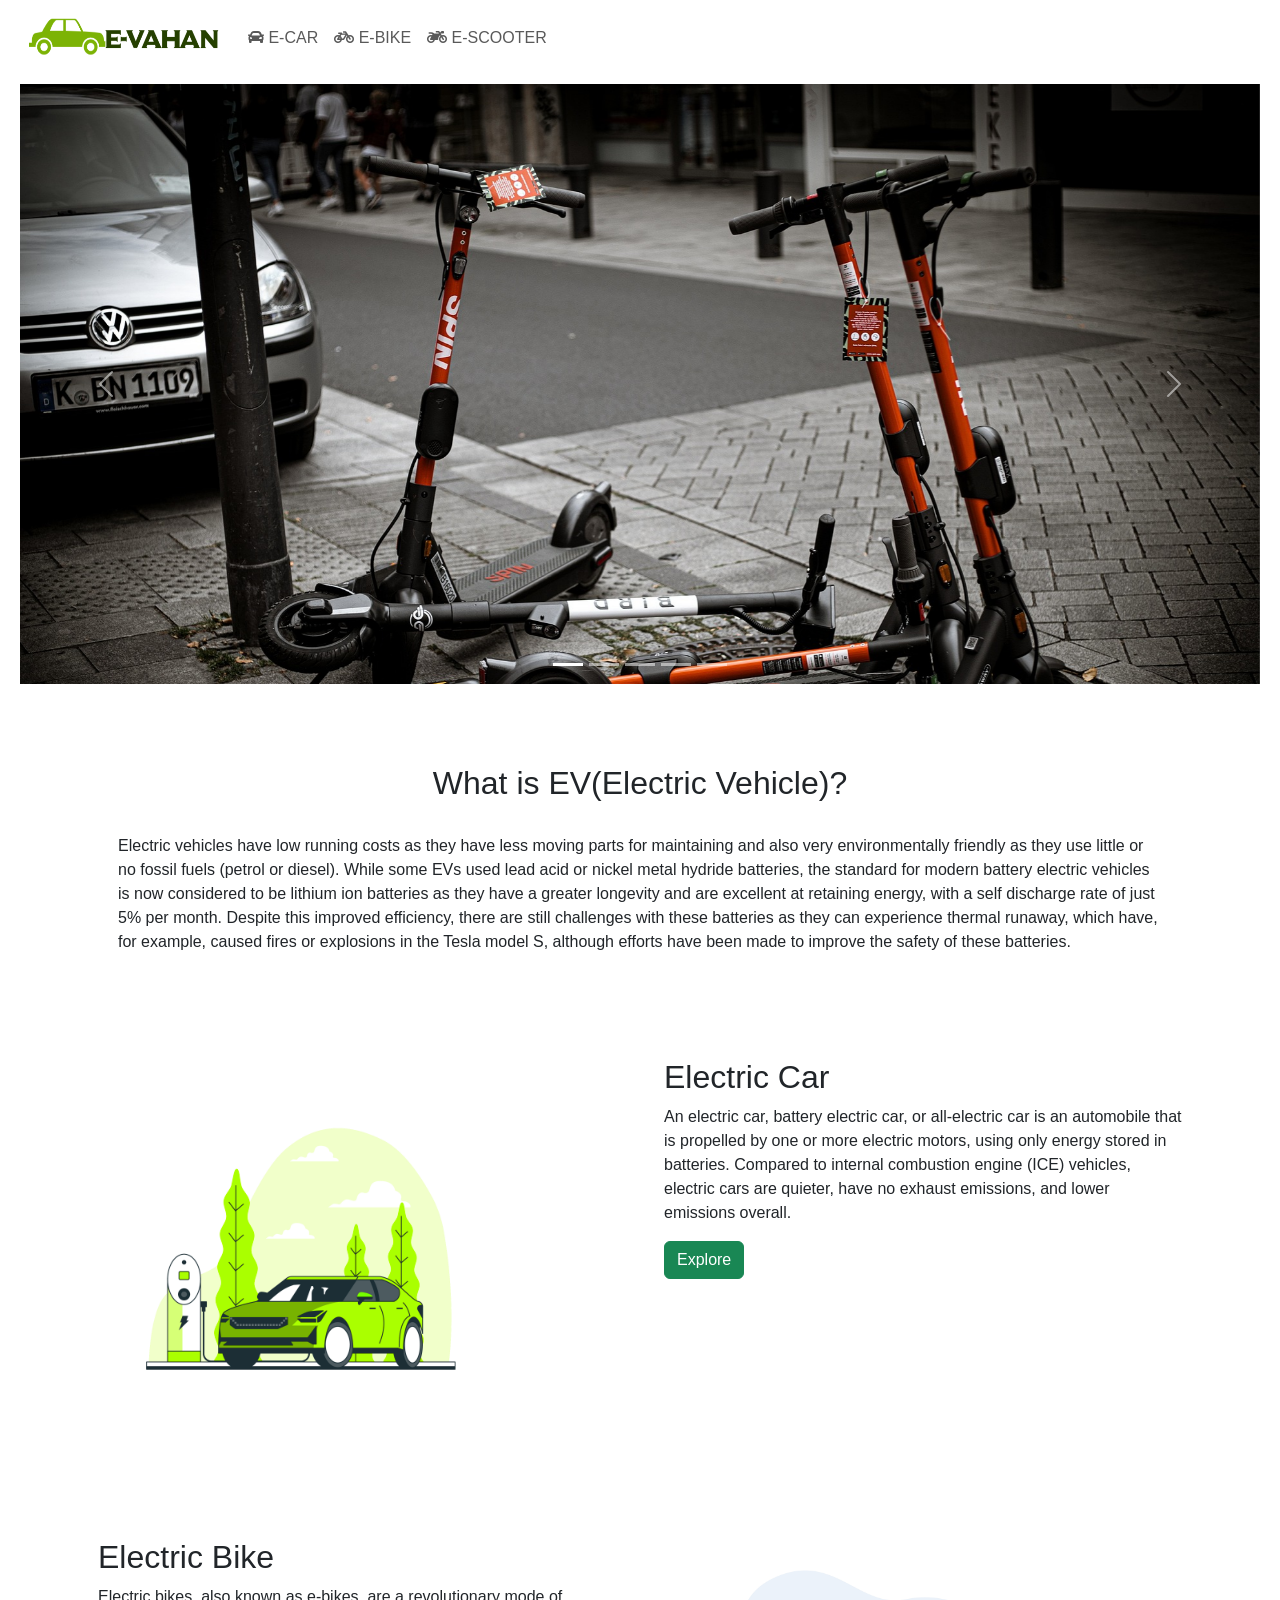
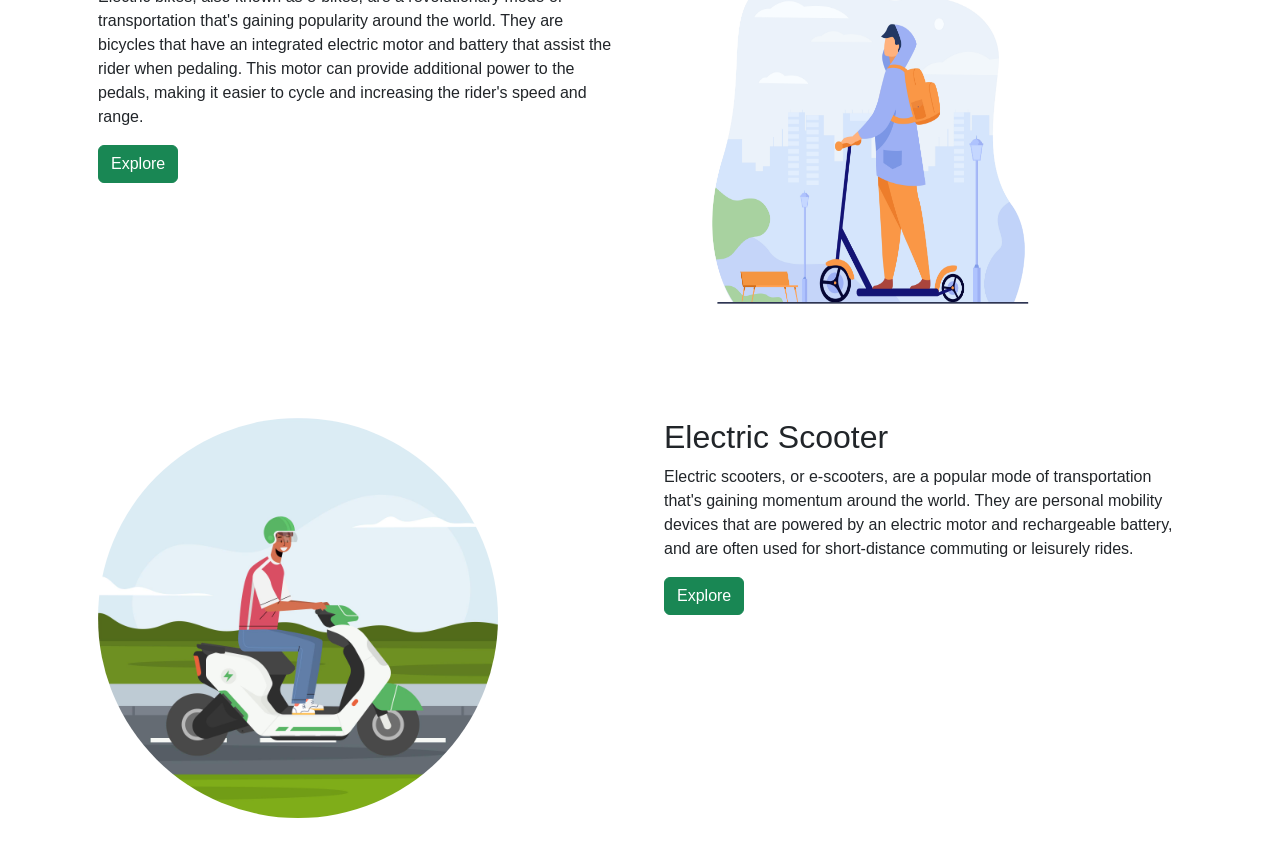
<file: FSD_E-VAHAN/index.html>
<!DOCTYPE html>
<html lang="en">
<head>
    <meta charset="UTF-8">
    <meta http-equiv="X-UA-Compatible" content="IE=edge">
    <meta name="viewport" content="width=device-width, initial-scale=1.0">
    <title>E-VAHAN</title>
    <link href="https://cdnjs.cloudflare.com/ajax/libs/font-awesome/5.15.0/css/all.min.css" rel="stylesheet">
    <link href="https://cdn.jsdelivr.net/npm/bootstrap@5.2.3/dist/css/bootstrap.min.css" rel="stylesheet">
    <script src="https://cdn.jsdelivr.net/npm/bootstrap@5.2.3/dist/js/bootstrap.bundle.min.js"></script>
    <style>
        *{
            font-family: Arial, Helvetica, sans-serif;
        }
        
    </style>
</head>
<body data-bs-spy="scroll">

    <div class="container-fluid">
        <!-- Navigation -->
        <nav class="navbar navbar-expand-md text-justify">
            <div class="container-fluid text-dark">
                <a class="navbar-brand" href="#">
                    <img src="images/flc_design20230324129871 (1).png" style="width:200px;height:50px;" class="rounded">
                </a> 
                <button class="navbar-toggler" type="button" data-toggle="collapse" data-target="#navbarNav">
                    <span class="navbar-toggler-icon"></span>
                </button>
                <div class="collapse navbar-collapse " id="navbarNav">
                    <ul class="navbar-nav ml-auto text-dark">
                                           
                        <li class="nav-item">
                            <a class="nav-link " href="#e_car"> <i class="fas fa-car"></i> E-CAR</a>
                        </li>
                        <li class="nav-item " >
                            <a class="nav-link " href="#e_bike"> <i class="fas fa-bicycle"></i> E-BIKE</a>
                        </li>
                        <li class="nav-item" >
                            <a class="nav-link " href="#e_scooter"> <i class="fas fa-motorcycle"></i> E-SCOOTER</a>
                        </li>  

                    </ul>
                </div>
           </div>
        </nav>

         <!--carousel-->
    <div id="demo" class="carousel slide p-2" data-bs-ride="carousel">
		<div class="carousel-indicators">
			<button data-bs-target="#demo" data-bs-slide-to="0" class="active"> </button>
			<button data-bs-target="#demo" data-bs-slide-to="1"> </button>
			<button data-bs-target="#demo" data-bs-slide-to="2"> </button>
			<button data-bs-target="#demo" data-bs-slide-to="3"> </button>
			<button data-bs-target="#demo" data-bs-slide-to="4"> </button>
		</div>
		<div class="carousel-inner" style="height:600px; width:100%">
			<div class="carousel-item active">
				<img src="images/electric-scooter-5511926_1920.jpg" style="width:100%;">
			
			</div>
			<div class="carousel-item">
				<img src="images/scooter-5362898_1920.jpg" style="width:100%;">
			
			</div>
			<div class="carousel-item">
				<img src="images/carsharing-4382651_1920.jpg" style="width:100%;">
				
			</div>
			<div class="carousel-item">
				<img src="images/electric-scooter-4253797_1920.jpg" style="width:100%;">
				
			</div>
			<div class="carousel-item">
				<img src="images\myenergi-WkqHU1G2_sg-unsplash.jpg" style="width:100%;">
				
			</div>
		</div>
		<button class="carousel-control-prev" data-bs-target="#demo" data-bs-slide="prev">
			<span class="carousel-control-prev-icon"></span>
		</button>
		<button class="carousel-control-next" data-bs-target="#demo" data-bs-slide="next">
			<span class="carousel-control-next-icon"></span>
		</button>
	</div>
    
    <div class="container p-5">
        <h2 class="text-center p-4">What is EV(Electric Vehicle)?</h2>
        <blockquote>
            <p>Electric vehicles have low running costs as they have less moving parts for maintaining and also very environmentally friendly as they use little or no fossil fuels (petrol or diesel). While some EVs used lead acid or nickel metal hydride batteries, the standard for modern battery electric vehicles is now considered to be lithium ion batteries as they have a greater longevity and are excellent at retaining energy, with a self discharge rate of just 5% per month. Despite this improved efficiency, there are still challenges with these batteries as they can experience thermal runaway, which have, for example, caused fires or explosions in the Tesla model S, although efforts have been made to improve the safety of these batteries.</p>
        </blockquote>
    </div>

    <!--e-car-->
    <div class="container p-3">
        <div class="row" id="e_car">
          <div class="col-lg-6 text-dark p-4">
            <img src="images/6572415_3312001.jpg" style="height:400px; width:400px;" class="rounded-circle" />
          </div>
          <div class="col-lg-6 text-dark p-4">
            <h2>Electric Car</h2>
            <blockquote>
                <p>An electric car, battery electric car, or all-electric car is an automobile that is propelled by one or more electric motors, using only energy stored in batteries. Compared to internal combustion engine (ICE) vehicles, electric cars are quieter, have no exhaust emissions, and lower emissions overall.</p>
            </blockquote>
              <!-- <button class="btn btn-success rounded" href="4-wheel.html">Explore</button> -->
              <a href="4-wheel.html" class="btn btn-success">Explore</a>
            </div>
        </div>
    </div>
    <!--e-bike-->
    <div class="container p-3">
        <div class="row" id="e_bike">
          
          <div class="col-lg-6 text-dark p-4">
            <h2>Electric Bike</h2>
            <blockquote>
                <p>Electric bikes, also known as e-bikes, are a revolutionary mode of transportation that's gaining popularity around the world. They are bicycles that have an integrated electric motor and battery that assist the rider when pedaling. This motor can provide additional power to the pedals, making it easier to cycle and increasing the rider's speed and range.</p>
            </blockquote>
              <a class="btn btn-success rounded" href="e-bicycle.html">Explore</a>
            </div>

            <div class="col-lg-6 text-dark p-4">
                <img src="images/10174081_8728.jpg " style="height:400px; width:400px;"  />
              </div>
        </div>
    </div>

    <!--e-scooter-->
    <div class="container p-3">
        <div class="row" id="e_scooter">
          <div class="col-lg-6 text-dark p-4">
            <img src="images/8421841_3888886.jpg" style="height:400px; width:400px;" class="rounded-circle"/>
          </div>
          <div class="col-lg-6 text-dark p-4">
            <h2>Electric Scooter</h2>
            <blockquote>
                <p>Electric scooters, or e-scooters, are a popular mode of transportation that's gaining momentum around the world. They are personal mobility devices that are powered by an electric motor and rechargeable battery, and are often used for short-distance commuting or leisurely rides.</p>
            </blockquote>
              <a class="btn btn-success rounded" href="2-wheel.html">Explore</a>
            </div>
        </div>
    </div>
    </div>
</body>
</html>
</file>
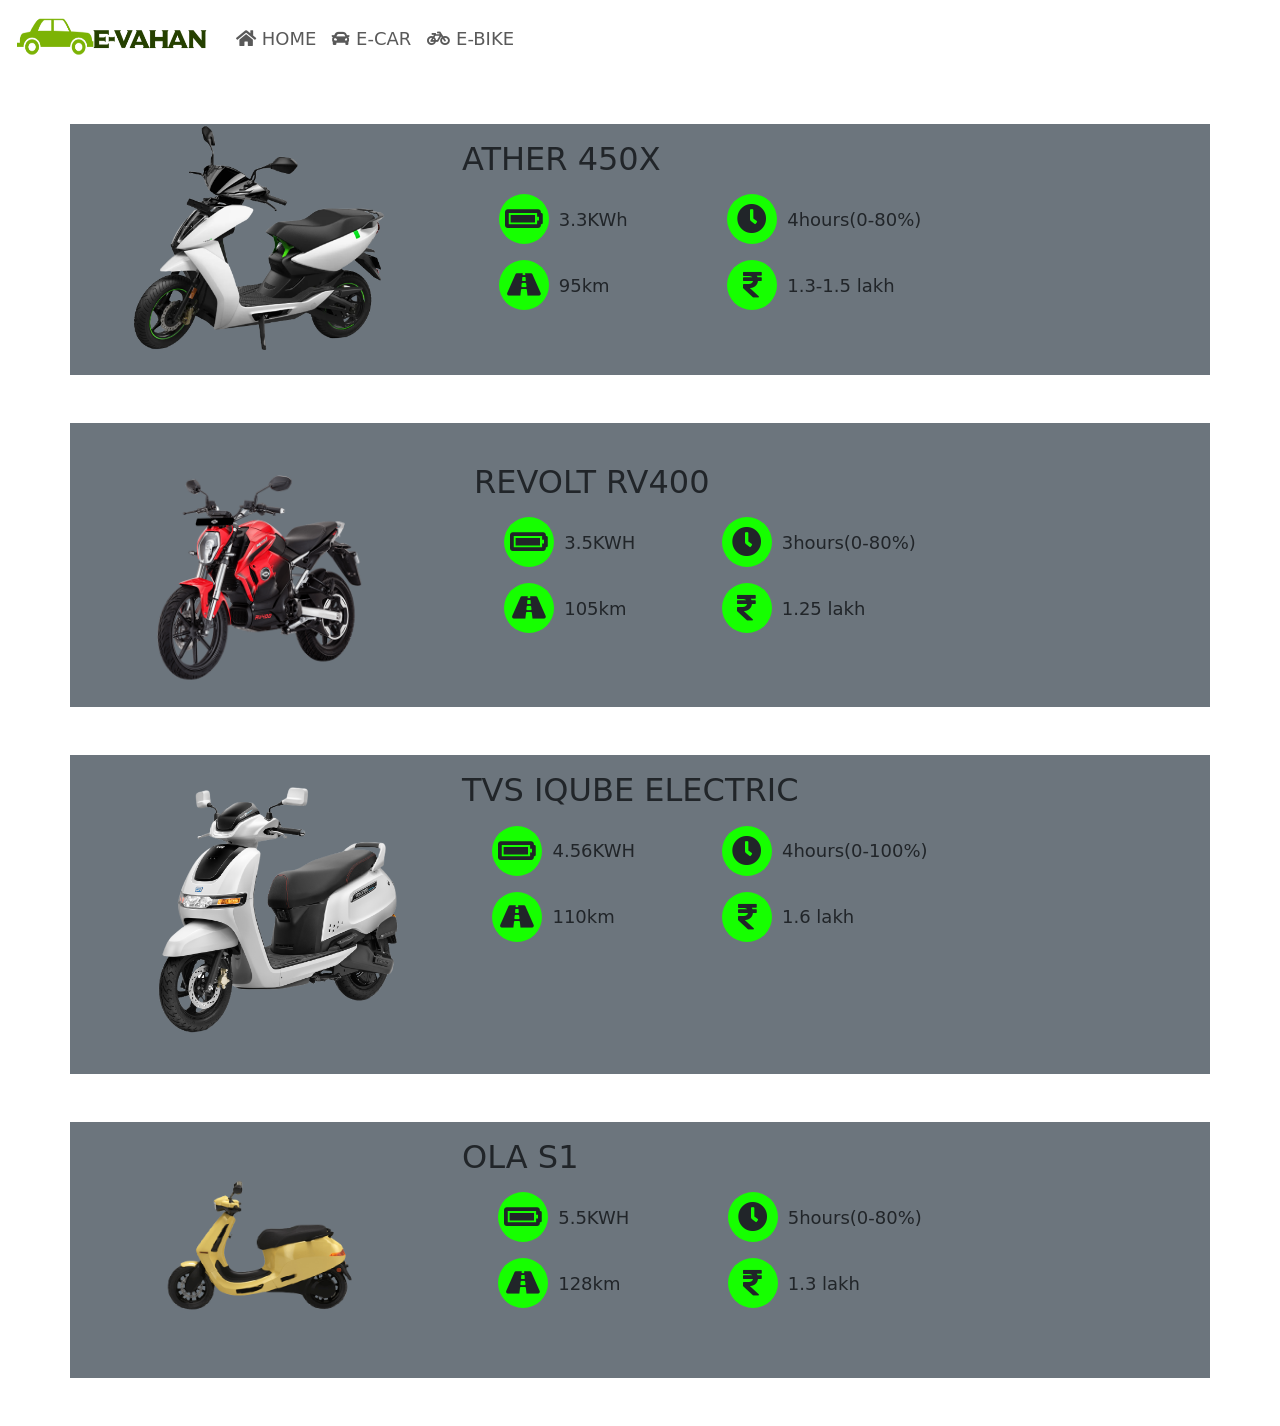
<file: FSD_E-VAHAN/2-wheel.html>
<!DOCTYPE html>
<html lang="en">
<head>
    <meta charset="UTF-8">
    <meta http-equiv="X-UA-Compatible" content="IE=edge">
    <meta name="viewport" content="width=device-width, initial-scale=1.0">
    <title>2-wheelers</title>
    <link rel="stylesheet" href="style2.css">
    <link href="https://cdnjs.cloudflare.com/ajax/libs/font-awesome/5.15.0/css/all.min.css" rel="stylesheet">
    <link href="https://cdn.jsdelivr.net/npm/bootstrap@5.2.3/dist/css/bootstrap.min.css" rel="stylesheet">
    <script src="https://cdn.jsdelivr.net/npm/bootstrap@5.2.3/dist/js/bootstrap.bundle.min.js"></script>
</head>
<body>
    <nav class="navbar navbar-expand-md text-justify">
        <!-- <a class="navbar-brand" href="#">MIND your health!</a>  -->
        <div class="container-fluid text-dark">
            <a class="navbar-brand" href="#">
                <img src="images/flc_design20230324129871 (1).png" style="width:200px;height:50px;" class="rounded">
            </a> 
            <button class="navbar-toggler" type="button" data-toggle="collapse" data-target="#navbarNav">
                <span class="navbar-toggler-icon"></span>
            </button>
            <div class="collapse navbar-collapse " id="navbarNav">
                <ul class="navbar-nav ml-auto text-dark" style="font-size: 18px;">
                                       
                    <li class="nav-item">
                        <a class="nav-link " href="index.html"> <i class="fas fa-home"></i> HOME</a>
                    </li>
                    <li class="nav-item " >
                        <a class="nav-link " href="4-wheel.html"> <i class="fas fa-car"></i> E-CAR</a>
                    </li>
                    <li class="nav-item" >
                        <a class="nav-link " href="e-bicycle.html"> <i class="fas fa-bicycle"></i> E-BIKE</a>
                    </li>  

                </ul>
            </div>
       </div>
    </nav>
    <div class="container mt-5 bg-secondary">
        <div class="row">
            <div class="col-lg-4 col-md-6 col-sm-12">
                <img src="img/ather_.png" class="img-fluid" alt="">
            </div>
            <div class="col-lg-6 col-md-6 col-sm-12">
                <h2 class="text-uppercase my-3">Ather 450x</h2>
                <div class="container-fluid">
                    <div class="d-flex">
                        <div>
                            <p><i class="fas fa-battery-full"></i> 3.3KWh</p>
                            <p><i class="fas fa-road"></i> 95km</p>
                        </div>
                        <div>
                            <p><i class="fas fa-clock"></i> 4hours(0-80%) </p>
                            <p><i class="fas fa-rupee-sign"></i> 1.3-1.5 lakh </p>
                        </div>
                    </div>

                </div>
            </div>

        </div>
    </div>

    <div class="container mt-5 bg-secondary">
        <div class="row">
            <div class="col-lg-4 col-md-6 col-sm-12">
                <img src="img/revolt.png" class="img-fluid" alt="">
            </div>
            <div class="col-lg-6 col-md-6 col-sm-12 p-4">
                <h2 class="text-uppercase my-3">Revolt Rv400</h2>
                <div class="container-fluid">
                    <div class="d-flex">
                        <div>
                            <p><i class="fas fa-battery-full"></i> 3.5KWH</p>
                            <p><i class="fas fa-road"></i> 105km</p>
                        </div>
                        <div>
                            <p><i class="fas fa-clock"></i> 3hours(0-80%) </p>
                            <p><i class="fas fa-rupee-sign"></i> 1.25 lakh </p>
                        </div>
                    </div>

                </div>
            </div>
            
        </div>
    </div>

    <div class="container mt-5 bg-secondary">
        <div class="row">
            <div class="col-lg-4 col-md-6 col-sm-12 p-4">
                <img src="img/iqube-removebg-preview.png" class="img-fluid pt-2 ps-5" alt="" width="350px">
            </div>
            <div class="col-lg-6 col-md-6 col-sm-12">
                <h2 class="text-uppercase my-3">TVS iqube electric</h2>
                <div class="container-fluid">
                    <div class="d-flex">
                        <div>
                            <p><i class="fas fa-battery-full"></i> 4.56KWH</p>
                            <p><i class="fas fa-road"></i> 110km</p>
                        </div>
                        <div>
                            <p><i class="fas fa-clock"></i> 4hours(0-100%) </p>
                            <p><i class="fas fa-rupee-sign"></i> 1.6 lakh </p>
                        </div>
                    </div>

                </div>
            </div>
            
        </div>
    </div>

    <div class="container mt-5 mb-5 bg-secondary">
        <div class="row">
            <div class="col-lg-4 col-md-6 col-sm-12">
                <img src="img/ola-removebg-preview.png" class="img-fluid p-5" >
            </div>
            <div class="col-lg-6 col-md-6 col-sm-12">
                <h2 class="text-uppercase my-3">Ola S1</h2>
                <div class="container-fluid">
                    <div class="d-flex">
                        <div>
                            <p><i class="fas fa-battery-full"></i> 5.5KWH</p>
                            <p><i class="fas fa-road"></i> 128km</p>
                        </div>
                        <div>
                            <p><i class="fas fa-clock"></i> 5hours(0-80%) </p>
                            <p><i class="fas fa-rupee-sign"></i> 1.3 lakh </p>
                        </div>
                    </div>

                </div>
            </div>
            
        </div>
    </div>
</body>
</html>
</file>
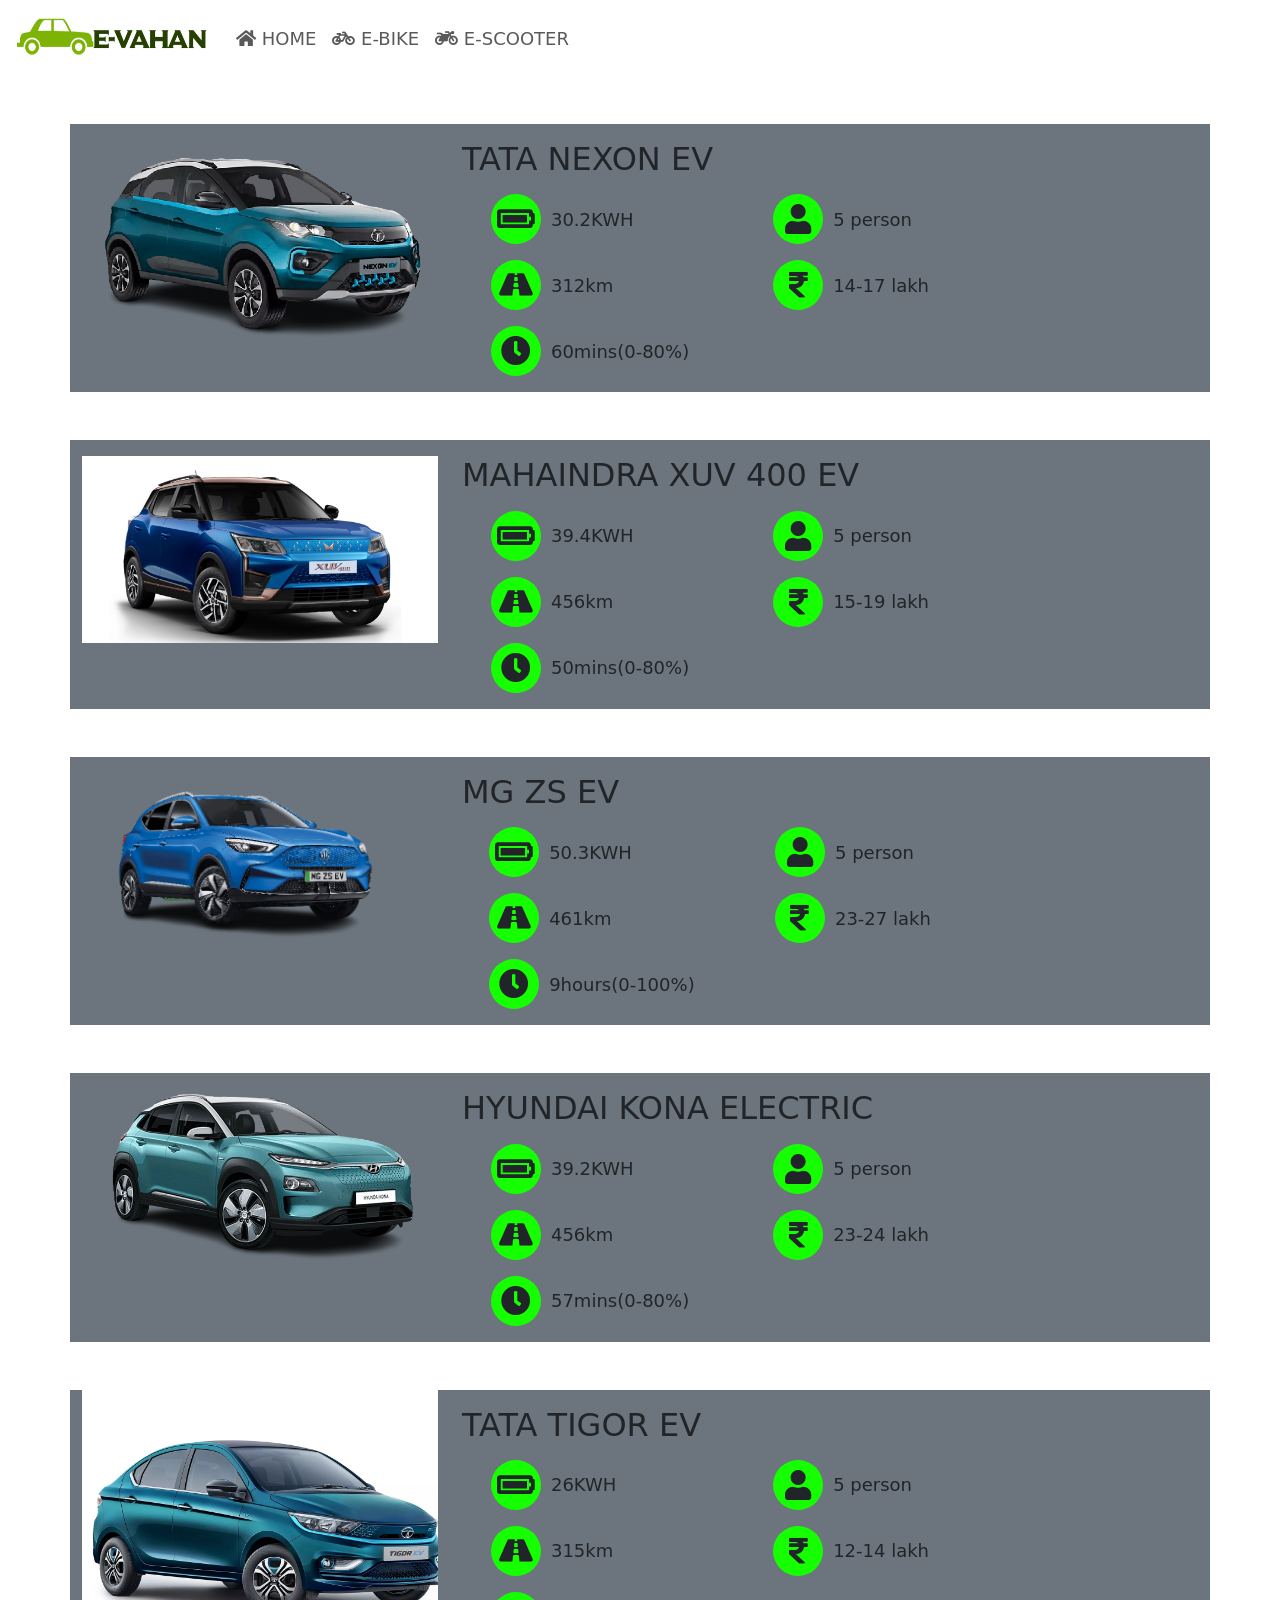
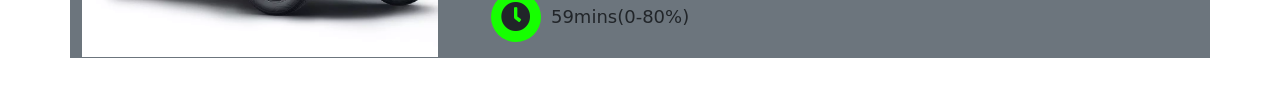
<file: FSD_E-VAHAN/4-wheel.html>
<!DOCTYPE html>
<html lang="en">
<head>
    <meta charset="UTF-8">
    <meta http-equiv="X-UA-Compatible" content="IE=edge">
    <meta name="viewport" content="width=device-width, initial-scale=1.0">
    <title>4-wheeler</title>
    <link rel="stylesheet" href="style2.css">
    <link href="https://cdnjs.cloudflare.com/ajax/libs/font-awesome/5.15.0/css/all.min.css" rel="stylesheet">
    <link href="https://cdn.jsdelivr.net/npm/bootstrap@5.2.3/dist/css/bootstrap.min.css" rel="stylesheet">
    <script src="https://cdn.jsdelivr.net/npm/bootstrap@5.2.3/dist/js/bootstrap.bundle.min.js"></script>
</head>
<body>
    <nav class="navbar navbar-expand-md text-justify">
        <!-- <a class="navbar-brand" href="#">MIND your health!</a>  -->
        <div class="container-fluid text-dark">
            <a class="navbar-brand" href="#">
                <img src="images/flc_design20230324129871 (1).png" style="width:200px;height:50px;" class="rounded">
            </a> 
            <button class="navbar-toggler" type="button" data-toggle="collapse" data-target="#navbarNav">
                <span class="navbar-toggler-icon"></span>
            </button>
            <div class="collapse navbar-collapse " id="navbarNav">
                <ul class="navbar-nav ml-auto " style="font-size: 18px;">
                                       
                    <li class="nav-item">
                        <a class="nav-link " href="index.html"> <i class="fas fa-home"></i> HOME</a>
                    </li>
                    <li class="nav-item " >
                        <a class="nav-link " href="e-bicycle.html"> <i class="fas fa-bicycle"></i> E-BIKE</a>
                    </li>
                    <li class="nav-item" >
                        <a class="nav-link " href="2-wheel.html"> <i class="fas fa-motorcycle"></i> E-SCOOTER</a>
                    </li>  

                </ul>
            </div>
       </div>
    </nav>
    <div class="container mt-5 bg-secondary">
        <div class="row">
            <div class="col-lg-4 col-md-6 col-sm-12 mt-1">
                <img src="img/tata-tigor-ev-car-removebg-preview.png" title="mahindra suv" class="img-fluid" alt="">
            </div>
            <div class="col-lg-6 col-md-6 col-sm-12">
                <h2 class="text-uppercase my-3">Tata Nexon EV</h2>
                <div class="container-fluid">
                    <div class="d-flex">
                        <div>
                            <p><i class="fas fa-battery-full"></i> 30.2KWH</p>
                            <p><i class="fas fa-road"></i> 312km</p>
                            <p><i class="fas fa-clock"></i> 60mins(0-80%) </p>
                        </div>
                        <div>
                            <p><i class="fas fa-user"></i> 5 person </p>
                            <p><i class="fas fa-rupee-sign"></i> 14-17 lakh </p>
                        </div>
                    </div>

                </div>
            </div>
            
        </div>
    </div>

    <div class="container mt-5 bg-secondary">
        <div class="row">
            <div class="col-lg-4 col-md-6 col-sm-12 mt-3">
                <img src="img/mahaindra.webp" class="img-fluid" alt="">
            </div>
            <div class="col-lg-6 col-md-6 col-sm-12">
                <h2 class="text-uppercase my-3">Mahaindra XUV 400 EV</h2>
                <div class="container-fluid">
                    <div class="d-flex">
                        <div>
                            <p><i class="fas fa-battery-full"></i> 39.4KWH</p>
                            <p><i class="fas fa-road"></i> 456km</p>
                            <p><i class="fas fa-clock"></i> 50mins(0-80%) </p>
                        </div>
                        <div>
                            <p><i class="fas fa-user"></i> 5 person </p>
                            <p><i class="fas fa-rupee-sign"></i> 15-19 lakh </p>
                        </div>
                    </div>

                </div>
            </div>
            
        </div>
    </div>

    <div class="container mt-5 bg-secondary">
        <div class="row">
            <div class="col-lg-4 col-md-6 col-sm-12">
                <img src="img/mg-car-removebg-preview.png" class="img-fluid mt-4" width="550px" alt="">
            </div>
            <div class="col-lg-6 col-md-6 col-sm-12">
                <h2 class="text-uppercase my-3">MG ZS EV</h2>
                <div class="container-fluid">
                    <div class="d-flex">
                        <div>
                            <p><i class="fas fa-battery-full"></i> 50.3KWH</p>
                            <p><i class="fas fa-road"></i> 461km</p>
                            <p><i class="fas fa-clock"></i> 9hours(0-100%) </p>
                        </div>
                        <div>
                            <p><i class="fas fa-user"></i> 5 person </p>
                            <p><i class="fas fa-rupee-sign"></i> 23-27 lakh </p>
                        </div>
                    </div>

                </div>
            </div>
            
        </div>
    </div>

    <div class="container mt-5 bg-secondary">
        <div class="row">
            <div class="col-lg-4 col-md-6 col-sm-12">
                <img src="img/hyundai.png" class="img-fluid" >
            </div>
            <div class="col-lg-6 col-md-6 col-sm-12">
                <h2 class="text-uppercase my-3">Hyundai kona Electric</h2>
                <div class="container-fluid">
                    <div class="d-flex">
                        <div>
                            <p><i class="fas fa-battery-full"></i> 39.2KWH</p>
                            <p><i class="fas fa-road"></i> 456km</p>
                            <p><i class="fas fa-clock"></i> 57mins(0-80%) </p>
                        </div>
                        <div>
                            <p><i class="fas fa-user"></i> 5 person </p>
                            <p><i class="fas fa-rupee-sign"></i> 23-24 lakh </p>
                        </div>
                    </div>

                </div>
            </div>
            
        </div>
    </div>

    <div class="container mt-5 mb-5 bg-secondary">
        <div class="row">
            <div class="col-lg-4 col-md-6 col-sm-12 ">
                <img src="img/tigor.webp" class="img-fluid" >
            </div>
            <div class="col-lg-6 col-md-6 col-sm-12">
                <h2 class="text-uppercase my-3">Tata Tigor EV</h2>
                <div class="container-fluid">
                    <div class="d-flex">
                        <div>
                            <p><i class="fas fa-battery-full"></i> 26KWH</p>
                            <p><i class="fas fa-road"></i> 315km</p>
                            <p><i class="fas fa-clock"></i> 59mins(0-80%) </p>
                        </div>
                        <div>
                            <p><i class="fas fa-user"></i> 5 person </p>
                            <p><i class="fas fa-rupee-sign"></i> 12-14 lakh </p>
                        </div>
                    </div>

                </div>
            </div>
            
        </div>
    </div>
</body>
</html>
</file>
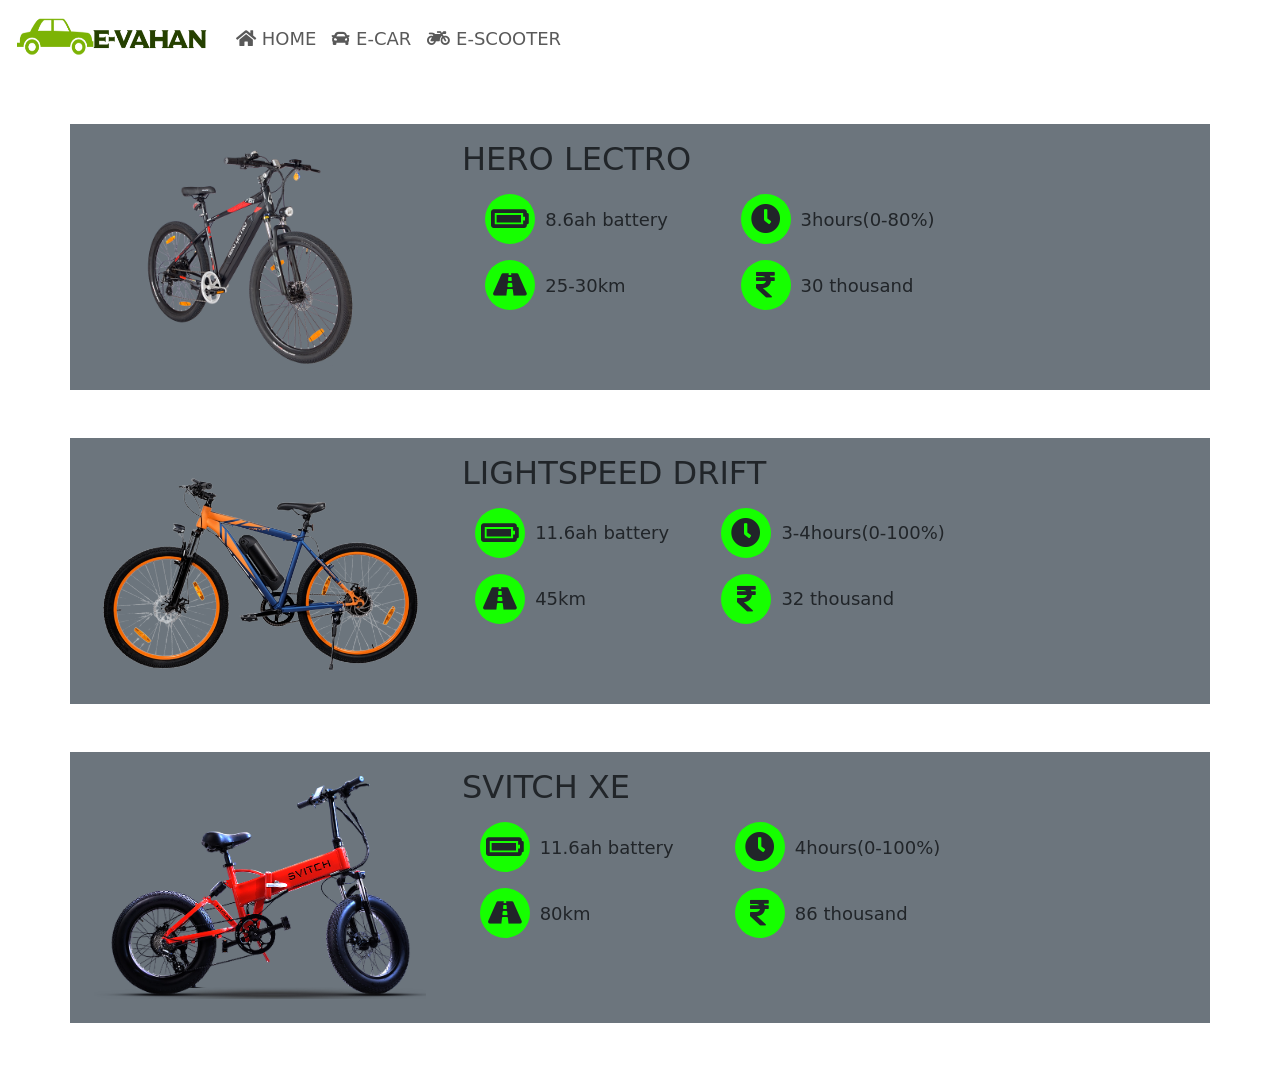
<file: FSD_E-VAHAN/e-bicycle.html>
<!DOCTYPE html>
<html lang="en">
<head>
    <meta charset="UTF-8">
    <meta http-equiv="X-UA-Compatible" content="IE=edge">
    <meta name="viewport" content="width=device-width, initial-scale=1.0">
    <title>E-Bike</title>
    <link rel="stylesheet" href="style2.css">
    <link href="https://cdnjs.cloudflare.com/ajax/libs/font-awesome/5.15.0/css/all.min.css" rel="stylesheet">
    <link href="https://cdn.jsdelivr.net/npm/bootstrap@5.2.3/dist/css/bootstrap.min.css" rel="stylesheet">
    <script src="https://cdn.jsdelivr.net/npm/bootstrap@5.2.3/dist/js/bootstrap.bundle.min.js"></script>
</head>
<body>
    <nav class="navbar navbar-expand-md text-justify">
        <!-- <a class="navbar-brand" href="#">MIND your health!</a>  -->
        <div class="container-fluid text-dark">
            <a class="navbar-brand" href="#">
                <img src="images/flc_design20230324129871 (1).png" style="width:200px;height:50px;" class="rounded">
            </a> 
            <button class="navbar-toggler" type="button" data-toggle="collapse" data-target="#navbarNav">
                <span class="navbar-toggler-icon"></span>
            </button>
            <div class="collapse navbar-collapse " id="navbarNav">
                <ul class="navbar-nav ml-auto text-dark" style="font-size: 18px;">
                                       
                    <li class="nav-item">
                        <a class="nav-link " href="index.html"> <i class="fas fa-home"></i> HOME</a>
                    </li>
                    <li class="nav-item " >
                        <a class="nav-link " href="4-wheel.html"><i class="fas fa-car"></i> E-CAR</a>
                    </li>
                    <li class="nav-item" >
                        <a class="nav-link " href="2-wheel.html"> <i class="fas fa-motorcycle"></i> E-SCOOTER</a>
                    </li>  

                </ul>
            </div>
       </div>
    </nav>

    <div class="container mt-5 bg-secondary">
        <div class="row">
            <div class="col-lg-4 col-md-6 col-sm-12 p-4">
                <img src="img/lectro.png" class="img-fluid ps-5" width="80%" alt="">
            </div>
            <div class="col-lg-6 col-md-6 col-sm-12">
                <h2 class="text-uppercase my-3">Hero Lectro</h2>
                <div class="container-fluid">
                    <div class="d-flex">
                        <div>
                            <p><i class="fas fa-battery-full"></i> 8.6ah battery</p>
                            <p><i class="fas fa-road"></i> 25-30km</p>
                        </div>
                        <div>
                            <p><i class="fas fa-clock"></i> 3hours(0-80%) </p>
                            <p><i class="fas fa-rupee-sign"></i> 30 thousand </p>
                        </div>
                    </div>

                </div>
            </div>
            
        </div>
    </div>

    <div class="container mt-5 bg-secondary">
        <div class="row">
            <div class="col-lg-4 col-md-6 col-sm-12 p-4">
                <img src="img/lightspeed-removebg-preview.png" class="img-fluid" alt="">
            </div>
            <div class="col-lg-6 col-md-6 col-sm-12">
                <h2 class="text-uppercase my-3">Lightspeed Drift</h2>
                <div class="container-fluid">
                    <div class="d-flex">
                        <div>
                            <p><i class="fas fa-battery-full"></i> 11.6ah battery</p>
                            <p><i class="fas fa-road"></i> 45km</p>
                        </div>
                        <div>
                            <p><i class="fas fa-clock"></i> 3-4hours(0-100%) </p>
                            <p><i class="fas fa-rupee-sign"></i> 32 thousand </p>
                        </div>
                    </div>

                </div>
            </div>
            
        </div>
    </div>

    <div class="container mt-5 mb-5 bg-secondary">
        <div class="row">
            <div class="col-lg-4 col-md-6 col-sm-12 p-4">
                <img src="img/svitch.png" class="img-fluid" >
            </div>
            <div class="col-lg-6 col-md-6 col-sm-12">
                <h2 class="text-uppercase my-3">Svitch Xe</h2>
                <div class="container-fluid">
                    <div class="d-flex">
                        <div>
                            <p><i class="fas fa-battery-full"></i> 11.6ah battery</p>
                            <p><i class="fas fa-road"></i> 80km</p>
                        </div>
                        <div>
                            <p><i class="fas fa-clock"></i> 4hours(0-100%) </p>
                            <p><i class="fas fa-rupee-sign"></i> 86 thousand </p>
                        </div>
                    </div>

                </div>
            </div>
            
        </div>
    </div>
</body>
</html>
</file>
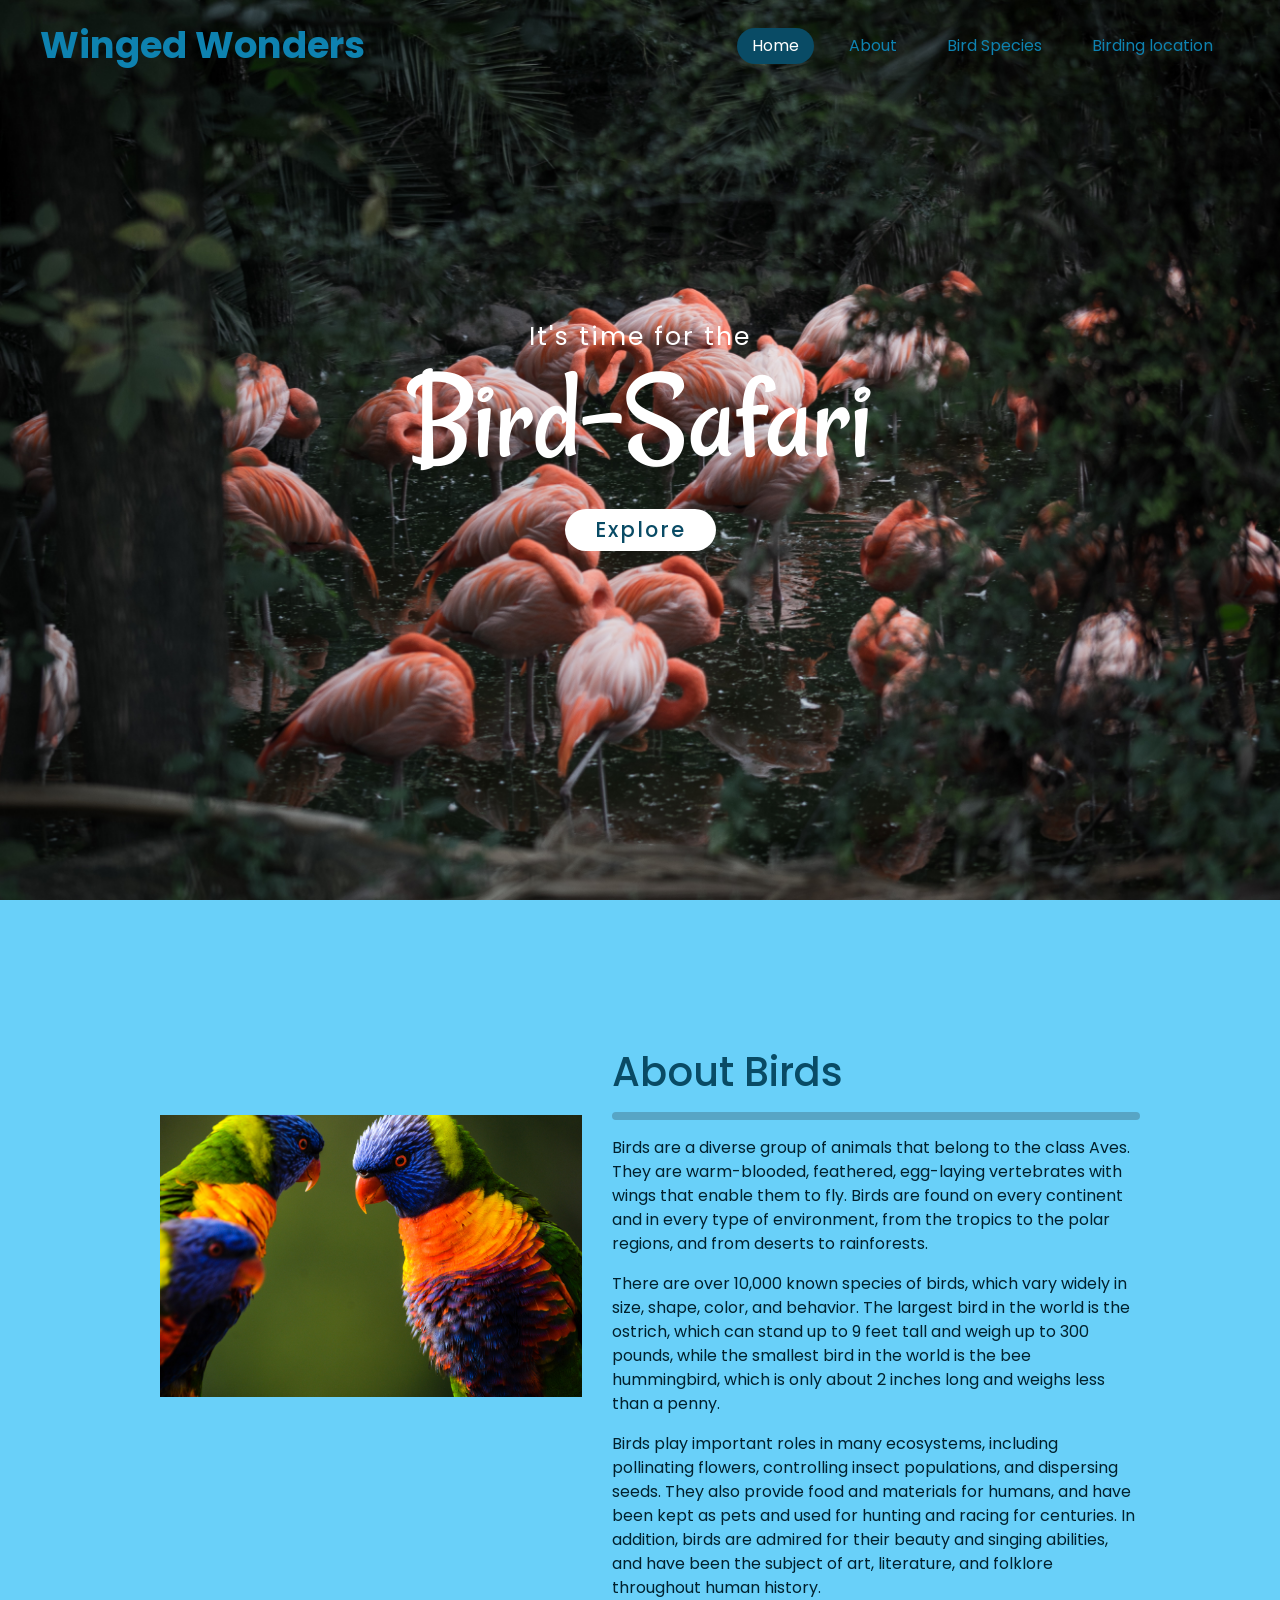
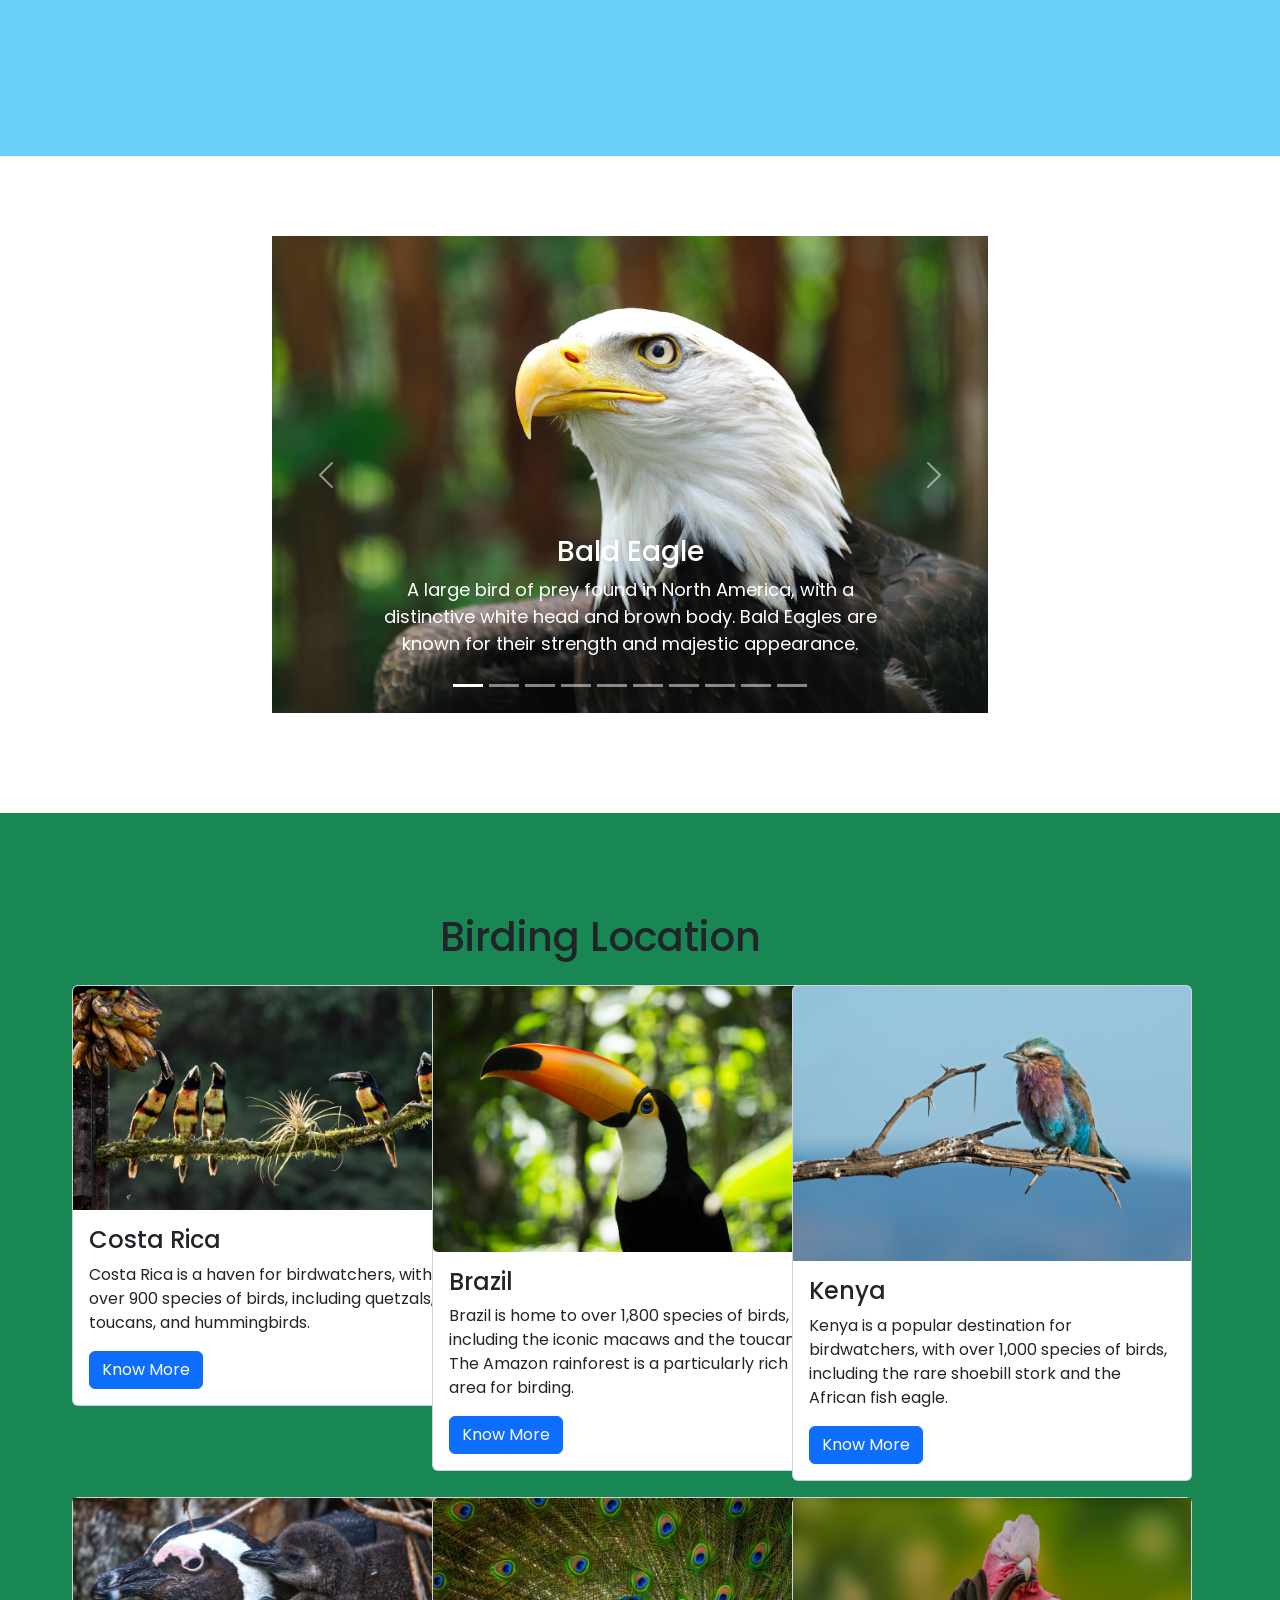
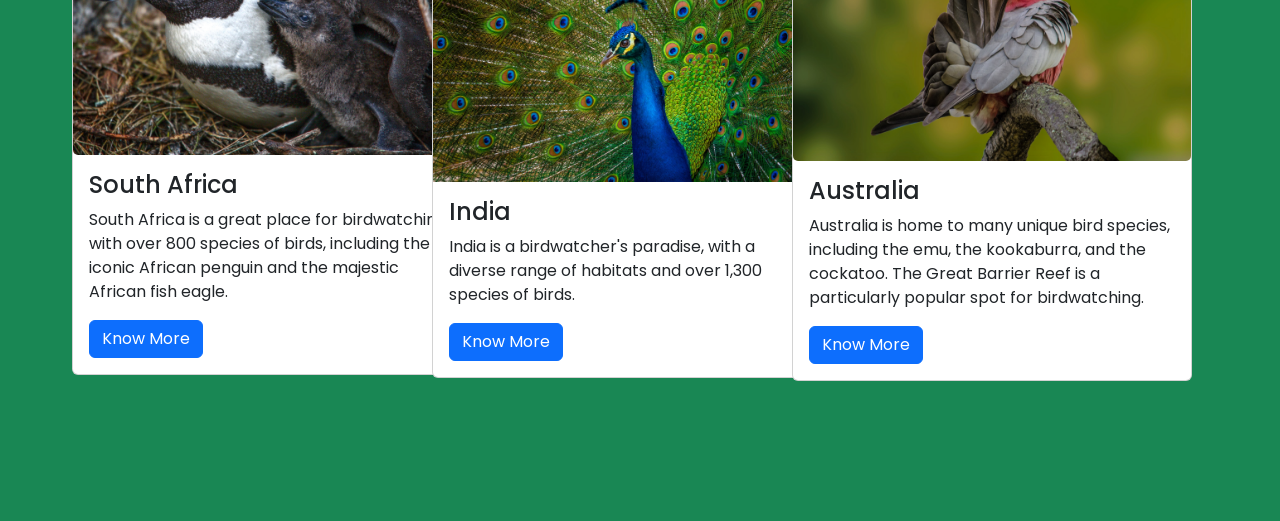
<file: winged wonders/ind.html>
<!DOCTYPE html>
<html lang="en">
<head>
  <title>Winged Wonders</title>
  <meta charset="utf-8">
  <meta name="viewport" content="width=device-width, initial-scale=1">
  <link rel="stylesheet" href="style2.css">
  <link href="https://cdn.jsdelivr.net/npm/bootstrap@5.2.3/dist/css/bootstrap.min.css" rel="stylesheet">
  <script src="https://cdn.jsdelivr.net/npm/bootstrap@5.2.3/dist/js/bootstrap.bundle.min.js"></script>
</head>
<body data-bs-spy="scroll">
    <nav id="header1" class="navbar navbar-expand-sm bg-transparent fixed-top">
      <a href="#" class="logo navbar navbar-brand">Winged Wonders </a>
      <div id="header" class="container-fluid justify-content-end">
        <ul class="navbar-nav">
          <li class="nav-item ">
            <a class="nav-link active" href="#home">Home</a>
          </li>
          <li class="nav-item ">
            <a class="nav-link" href="#about">About</a>
          </li>
          <li class="nav-item ">
            <a class="nav-link" href="#species">Bird Species</a>
          </li>
          <li class="nav-item ">
            <a class="nav-link" href="#location">Birding location</a>
          </li>
        </ul>
      </div>
    </nav>
    <section id="home">
      <img src="img\uriel-soberanes-Hnq1Q3Dv2Ls-unsplash.jpg" id="bird1">
      <h2 id="text"><span>It's time for the</span><br>Bird-Safari</h2>
      <a href="#" id="btn">Explore</a>
    </section>

    <div class="row" id="about">
      <div class="img col-lg-6 col-md-5 col-sm-12">
        <img src="img\damon-hall-gZlycYbRtkk-unsplash.jpg" class="img-fluid" alt="">
      </div>
      <div class="content col-lg-6 col-md-7 col-sm-12 mt-5">
        <h2>About Birds</h2>
        <hr>
        <p>Birds are a diverse group of animals that belong to the class Aves. They are warm-blooded, feathered, egg-laying vertebrates with wings that enable them to fly. Birds are found on every continent and in every type of environment, from the tropics to the polar regions, and from deserts to rainforests.</p>
        <p>There are over 10,000 known species of birds, which vary widely in size, shape, color, and behavior. The largest bird in the world is the ostrich, which can stand up to 9 feet tall and weigh up to 300 pounds, while the smallest bird in the world is the bee hummingbird, which is only about 2 inches long and weighs less than a penny.</p>
        <p>Birds play important roles in many ecosystems, including pollinating flowers, controlling insect populations, and dispersing seeds. They also provide food and materials for humans, and have been kept as pets and used for hunting and racing for centuries. In addition, birds are admired for their beauty and singing abilities, and have been the subject of art, literature, and folklore throughout human history.</p>
      </div> 
    </div>

    <div id="species" class="container" style="width: 70%; height: 60%;">
      <div id="demo" class="carousel slide" data-bs-ride="carousel">
        <div class="carousel-indicators">
          <button data-bs-target="#demo" data-bs-slide-to="0" class="active"> </button>
          <button data-bs-target="#demo" data-bs-slide-to="1"> </button>
          <button data-bs-target="#demo" data-bs-slide-to="2"> </button>
          <button data-bs-target="#demo" data-bs-slide-to="3"> </button>
          <button data-bs-target="#demo" data-bs-slide-to="4"> </button>
          <button data-bs-target="#demo" data-bs-slide-to="5"> </button>
          <button data-bs-target="#demo" data-bs-slide-to="6"> </button>
          <button data-bs-target="#demo" data-bs-slide-to="7"> </button>
          <button data-bs-target="#demo" data-bs-slide-to="8"> </button>
          <button data-bs-target="#demo" data-bs-slide-to="9"> </button>
        </div>
        <div class="carousel-inner" >
          <div class="carousel-item active">
            <img class="" src="img\harald-hofer-pKoKW6UQOuk-unsplash.jpg" style="width:100%; height: 60%;">
            <div class="carousel-caption d-block">
              <h3>Bald Eagle</h3>
              <p>A large bird of prey found in North America, with a distinctive white head and brown body. Bald Eagles are known for their strength and majestic appearance.</p>
            </div>
          </div>
          <div class="carousel-item">
            <img class="" src="img\morgan-newnham-KBw-uM15mkk-unsplash.jpg" style="width:100%; height: 60%;">
            <div class="carousel-caption d-none d-md-block">
              <h3>Flamingo</h3>
              <p> A tall, pink wading bird found in parts of Africa, Asia, and the Americas. Flamingos are known for their long legs and distinctive curved bills, which they use to filter food from the water.</p>
            </div>
          </div>
          <div class="carousel-item">
            <img class="" src="img\jessica-pamp-oQh-oVVqIeQ-unsplash.jpg" style="width:100%; height: 60%;">
            <div class="carousel-caption d-none d-md-block">
              <h3>Atlantic Puffin</h3>
              <p>A small seabird found in the North Atlantic, with a colorful beak and distinctive black-and-white plumage. Puffins are known for their comical appearance and their ability to dive deep into the water to catch fish.</p>
              </div>
          </div>
          <div class="carousel-item">
            <img class="" src="img\henrique-s-ruzzon-v1rY5g_7xqc-unsplash.jpg" style="width:100%; height: 60%;">
            <div class="carousel-caption d-none d-md-block">
              <h3>Mandarian duck</h3>
              <p>A small, brightly colored duck found in East Asia, with a beautiful combination of blue, green, and orange feathers. Mandarin Ducks are known for their stunning appearance and have been kept as pets for centuries.</p>
            </div>
          </div>
          <div class="carousel-item">
            <img class="" src="img\david-clode-UZBFLMs4Ibw-unsplash.jpg" style="width:100%; height: 60%;">
            <div class="carousel-caption d-none d-md-block">
              <h3>Golden Pheasant</h3>
              <p>A colorful bird native to the forests of China, with bright orange and red plumage and a long, colorful tail. Golden Pheasants are known for their beauty and have been bred in captivity for their ornamental value.</p>
            </div>
          </div>
          <div class="carousel-item">
            <img class="" src="img\boris-smokrovic-DPXytK8Z59Y-unsplash.jpg" style="width:100%; height: 60%;">
            <div class="carousel-caption d-none d-md-block">
              <h3>KingFisher</h3>
              <p>A small bird found around the world, with colorful feathers and a distinctive, sharp beak. Kingfishers are known for their ability to catch fish by diving into the water from a perch.</p>
            </div>
          </div>
          <div class="carousel-item">
            <img class="" src="img\james-wainscoat-fjtNb-lQW9U-unsplash.jpg" style="width:100%; height: 60%;">
            <div class="carousel-caption d-none d-md-block">
              <h3>Pelican</h3>
              <p>A large water bird found around the world, with a distinctive pouch under its bill that it uses to catch fish. Pelicans are known for their impressive wingspan and their ability to dive from great heights into the water to catch fish.</p>
            </div>
          </div>
          <div class="carousel-item">
            <img class="" src="img\meg-jerrard--RoncQF8ZCk-unsplash.jpg" style="width:100%; height: 60%;">
            <div class="carousel-caption d-none d-md-block">
              <h3>Raven</h3>
              <p>A large black bird found around the world, with a distinctive croaking call and an impressive intelligence. Ravens are known for their adaptability and their ability to use tools and solve problems.</p>
            </div>
          </div>
          <div class="carousel-item">
            <img class="" src="img\joshua-j-cotten-F66E2VdboAY-unsplash.jpg" style="width:100%; height: 60%;">
            <div class="carousel-caption d-none d-md-block">
              <h3>Barn Owl</h3>
              <p> A medium-sized owl found throughout the world, with a distinctive heart-shaped face and a screeching call. Barn Owls are known for their impressive hunting skills and their importance in many cultures as a symbol of wisdom.</p>
            </div>
          </div>
          <div class="carousel-item">
            <img class="" src="img\fidel-fernando-2uAVqO-QU-k-unsplash.jpg" style="width:100%; height: 60%;">
            <div class="carousel-caption d-none d-md-block">
              <h3>Kookaburra</h3>
              <p>A large bird found in Australia and New Guinea, with a distinctive call that sounds like laughter. Kookaburras are known for their impressive hunting skills and their importance to Aboriginal culture.</p>
            </div>
          </div>
        </div>
        <button class="carousel-control-prev" data-bs-target="#demo" data-bs-slide="prev">
          <span class="carousel-control-prev-icon"></span>
        </button>
        <button class="carousel-control-next" data-bs-target="#demo" data-bs-slide="next">
          <span class="carousel-control-next-icon"></span>
        </button>
      </div>
    </div>
    

    <div id="location" class="container-fluid  bg-success">
      <div class="row">
          <h1 class="text-center">Birding Location</h1>

          <div class="col-lg-4 mt-3">
              <div class="card" style="width:400px">
                  <img class="card-img-top" src="img\birger-strahl-YLoZAyUKVv8-unsplash.jpg" alt="Card image" style="width:100%">
                  <div class="card-body">
                      <h4 class="card-title">Costa Rica</h4>
                      <p class="card-text">Costa Rica is a haven for birdwatchers, with over 900 species of birds, including quetzals, toucans, and hummingbirds.</p>
                      <a href="https://en.wikipedia.org/wiki/List_of_birds_of_Costa_Rica" class="btn btn-primary">Know More</a>
                  </div>
              </div>
          </div>
          
          <div class="col-lg-4 mt-3">
              <div class="card " style="width:400px">
                  <img class="card-img-bottom" src="img\mauricio-guardiano-JAPJtI9NutU-unsplash.jpg" alt="Card image" style="width:100%">
                  <div class="card-body">
                      <h4 class="card-title">Brazil</h4>
                      <p class="card-text"> Brazil is home to over 1,800 species of birds, including the iconic macaws and the toucans. The Amazon rainforest is a particularly rich area for birding.</p>
                      <a href="https://en.wikipedia.org/wiki/List_of_birds_of_Brazil" class="btn btn-primary">Know More</a>
                  </div>
              </div>
          </div>
          
          <div class="col-lg-4 mt-3">
              <div class="card" style="width:400px">
                  <img class="card-img-top" src="img\david-clode-lK4eXU2E2ww-unsplash.jpg" alt="Card image" style="width:100%">
                  <div class="card-body">
                      <h4 class="card-title">Kenya</h4>
                      <p class="card-text"> Kenya is a popular destination for birdwatchers, with over 1,000 species of birds, including the rare shoebill stork and the African fish eagle.</p>
                      <a href="https://en.wikipedia.org/wiki/List_of_birds_of_Kenya" class="btn btn-primary">Know More</a>
                  </div>
              </div>
          </div>
          
          <div class="col-lg-4 mt-3">
              <div class="card " style="width:400px">
                  <img class="card-img-bottom" src="img\bernd-dittrich-1y8wPq5zJYA-unsplash.jpg" alt="Card image" style="width:100%">
                  <div class="card-body">
                      <h4 class="card-title">South Africa</h4>
                      <p class="card-text"> South Africa is a great place for birdwatching, with over 800 species of birds, including the iconic African penguin and the majestic African fish eagle.</p>
                      <a href="https://en.wikipedia.org/wiki/List_of_birds_of_South_Africa" class="btn btn-primary">Know More</a>
                  </div>
              </div>
          </div>

          <div class="col-lg-4 mt-3">
              <div class="card" style="width:400px">
                  <img class="card-img-top" src="img\siddhant-kumar-lxJCMVSy3Ow-unsplash.jpg" alt="Card image" style="width:100%">
                  <div class="card-body">
                      <h4 class="card-title">India</h4>
                      <p class="card-text">India is a birdwatcher's paradise, with a diverse range of habitats and over 1,300 species of birds.</p>
                      <a href="https://en.wikipedia.org/wiki/List_of_birds_of_India" class="btn btn-primary">Know More</a>
                  </div>
              </div>
          </div>
          
          <div class="col-lg-4 mt-3">
              <div class="card " style="width:400px">
                  <img class="card-img-bottom" src="img\saeed-lajami-2jRiKyDWqi8-unsplash.jpg" alt="Card image" style="width:100%">
                  <div class="card-body">
                      <h4 class="card-title">Australia</h4>
                      <p class="card-text">Australia is home to many unique bird species, including the emu, the kookaburra, and the cockatoo. The Great Barrier Reef is a particularly popular spot for birdwatching.</p>
                      <a href="https://en.wikipedia.org/wiki/List_of_birds_of_Australia" class="btn btn-primary">Know More</a>
                  </div>
              </div>
          </div>
      </div>
  </div>
      
</body>
</html>
</file>
<file: FSD_E-VAHAN/style2.css>
.d-flex{
    margin: 0;
    padding: 0;
    justify-content: space-around;
}
.d-flex p{
    font-size: 18px;
    padding-right: 50px;
    display: flex;
    align-items: center;
}
.d-flex p i{
    display: flex;
    justify-content: center;
    align-items: center;
    background-color: #16FF00;
    font-size: 30px;
    height: 50px;
    width: 50px;
    border-radius: 50%;
    margin-right: 10px;    
}
.d-flex p i:hover{
    background-color: white;
    color: #16FF00;
    border: 1px solid #16FF00;
}
</file>
<file: winged wonders/style2.css>
@import url('https://fonts.googleapis.com/css?family=Poppins:100,200,300,400,500,600,700,800,900display=swap');
@import url('https://fonts.googleapis.com/css2?family=Rancho&display=swap');
*
{
  margin: 0;
  padding: 0;
  box-sizing: border-box;
  font-family: 'Poppins',sans-serif;
}
/* NavBar */
body{
  overflow-x: hidden;
}
nav .logo
{
  color: #0e82b0;
  font-weight: 700;
  font-size: 2.3em;
  margin-top: 5px;
  margin-left: 40px;
  text-decoration: none;
}
#header ul 
{
  margin-top: 5px;
  margin-right: 40px;
}
#header ul li
{
  margin-left: 20px;
}
#header ul li a
{
  text-decoration: none;
  padding: 6px 15px;
  color: #0e82b0;
  border-radius: 30px;
}
#header ul li a:hover,
#header ul li a.active
{
  background: #094b65;
  color: #fff;
}
/* Home Page */
section
{
  position: relative;
  width: 100%;
  height: 100vh;
  display: flex;
  justify-content: center;
  align-items: center;
}
/* section::before
{
  content: '';
  position: absolute;
  bottom: -50px;
  left: 0;
  width: 100%;
  height: 100%;
  background: linear-gradient(to top, #094b65,transparent,transparent); 
  z-index: 10;
} */
section img
{
  position: absolute;
  top: 0;
  left: 0;
  width: 100%;
  height: 100%;
  object-fit: cover;
}
section h2
{
  margin-top: 30px;
  position: absolute;
  color: #fff;
  font-size: 10vw;
  text-align: center;
  line-height: 0.65em;
  font-family: 'Rancho', cursive;
  transform: translateY(-50%);
}
section #text span
{
  font-size: 0.20em;
  letter-spacing: 2px;
  font-weight: 400;
  font-family: 'Poppins',sans-serif;
}
#btn
{
  margin-top: -40px;
  text-decoration: none;
  display: inline-block;
  padding: 5px 30px;
  background: #fff;
  color: #094b65;
  font-size: 1.3em;
  font-weight: 500;
  letter-spacing: 2px;
  border-radius: 40px;
  transform: translateY(100px);
}

/* About Page */
#about
{
  background-color: #69d0f9;
}
.row{
  padding: 100px 140px 140px 60px;
}
.content{
  margin-top: 0px ;
  font-family: 'Rancho', cursive;
}
.content h2{
  font-size: 2.5rem;
  color: #094b65;
}
.content hr{
  top: 0;
  border: 4px solid;
  border-radius: 30px;
}
.img img{
  margin-top: 115px;
  margin-left: 100px;
  width: 80%;
}
.content p{
  /* font-family: Verdana, Geneva, Tahoma, sans-serif ; */
  /* font-size: 20px; */
  color: #01212e;
}

/* Species Page */
#species
{
  padding: 80px 100px 100px 80px;
}
#species .carousel-inner p{
  font-size: 18px;
  width: 100%;
}
/* .sec
{
  position: relative;
  padding: 100px;
  background: #094b65;
}
.sec h2
{
  font-size: 3.5em;
  color: #fff;
  margin-bottom: 10px;
}
.sec p
{
  font-size: 1em;
  color: #fff;
} */
</file>
